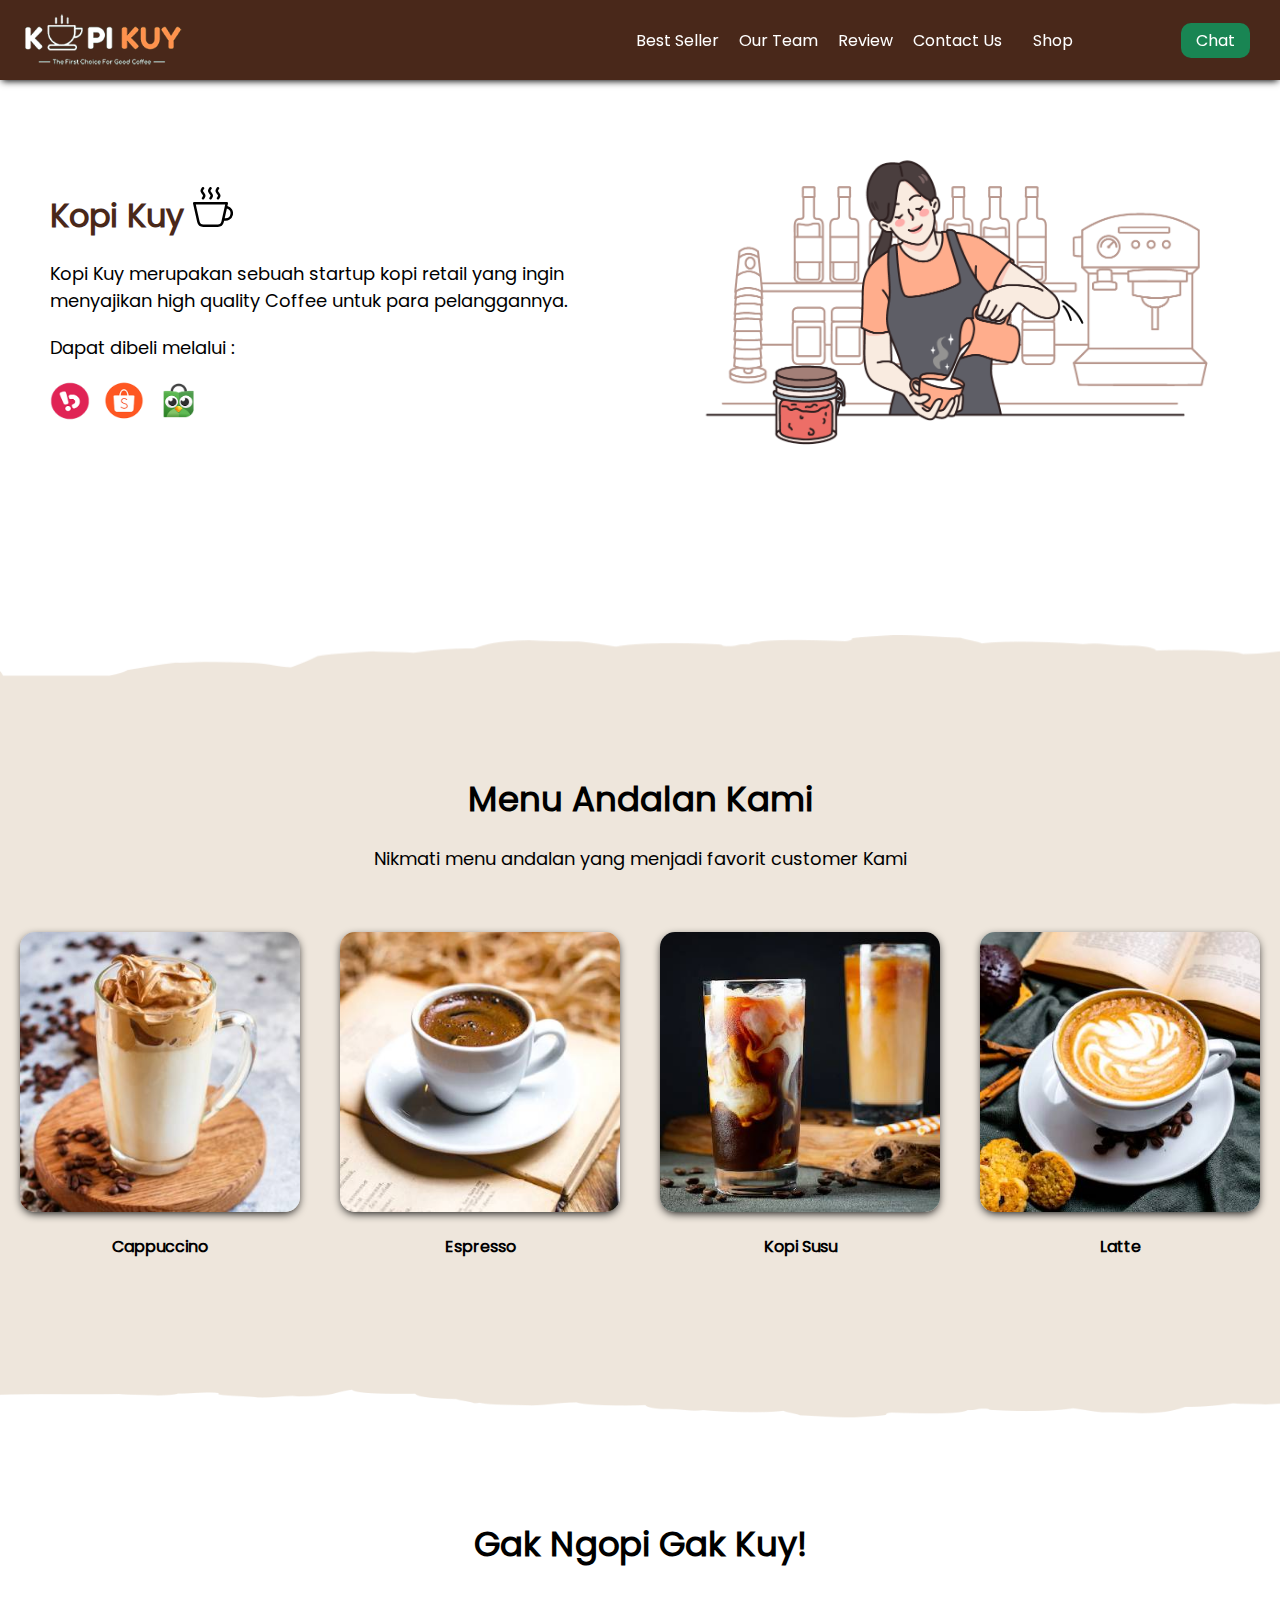
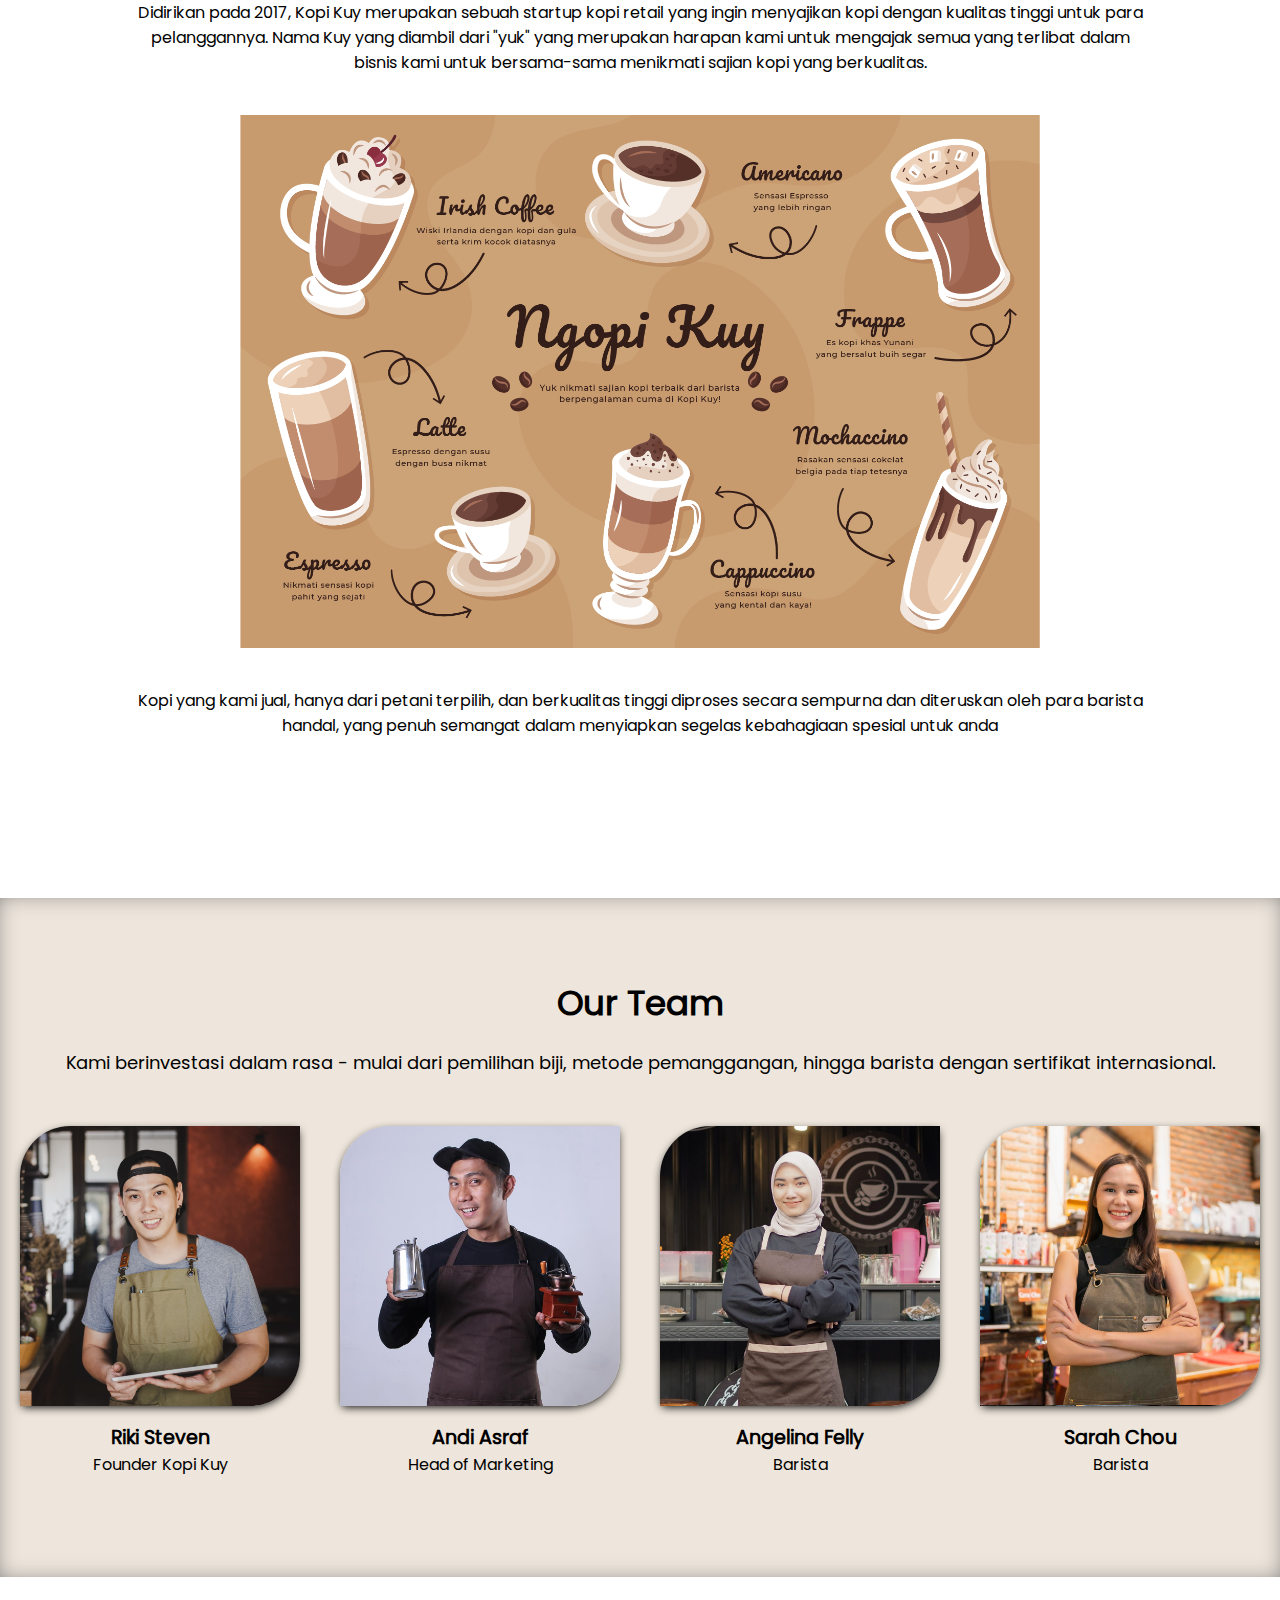
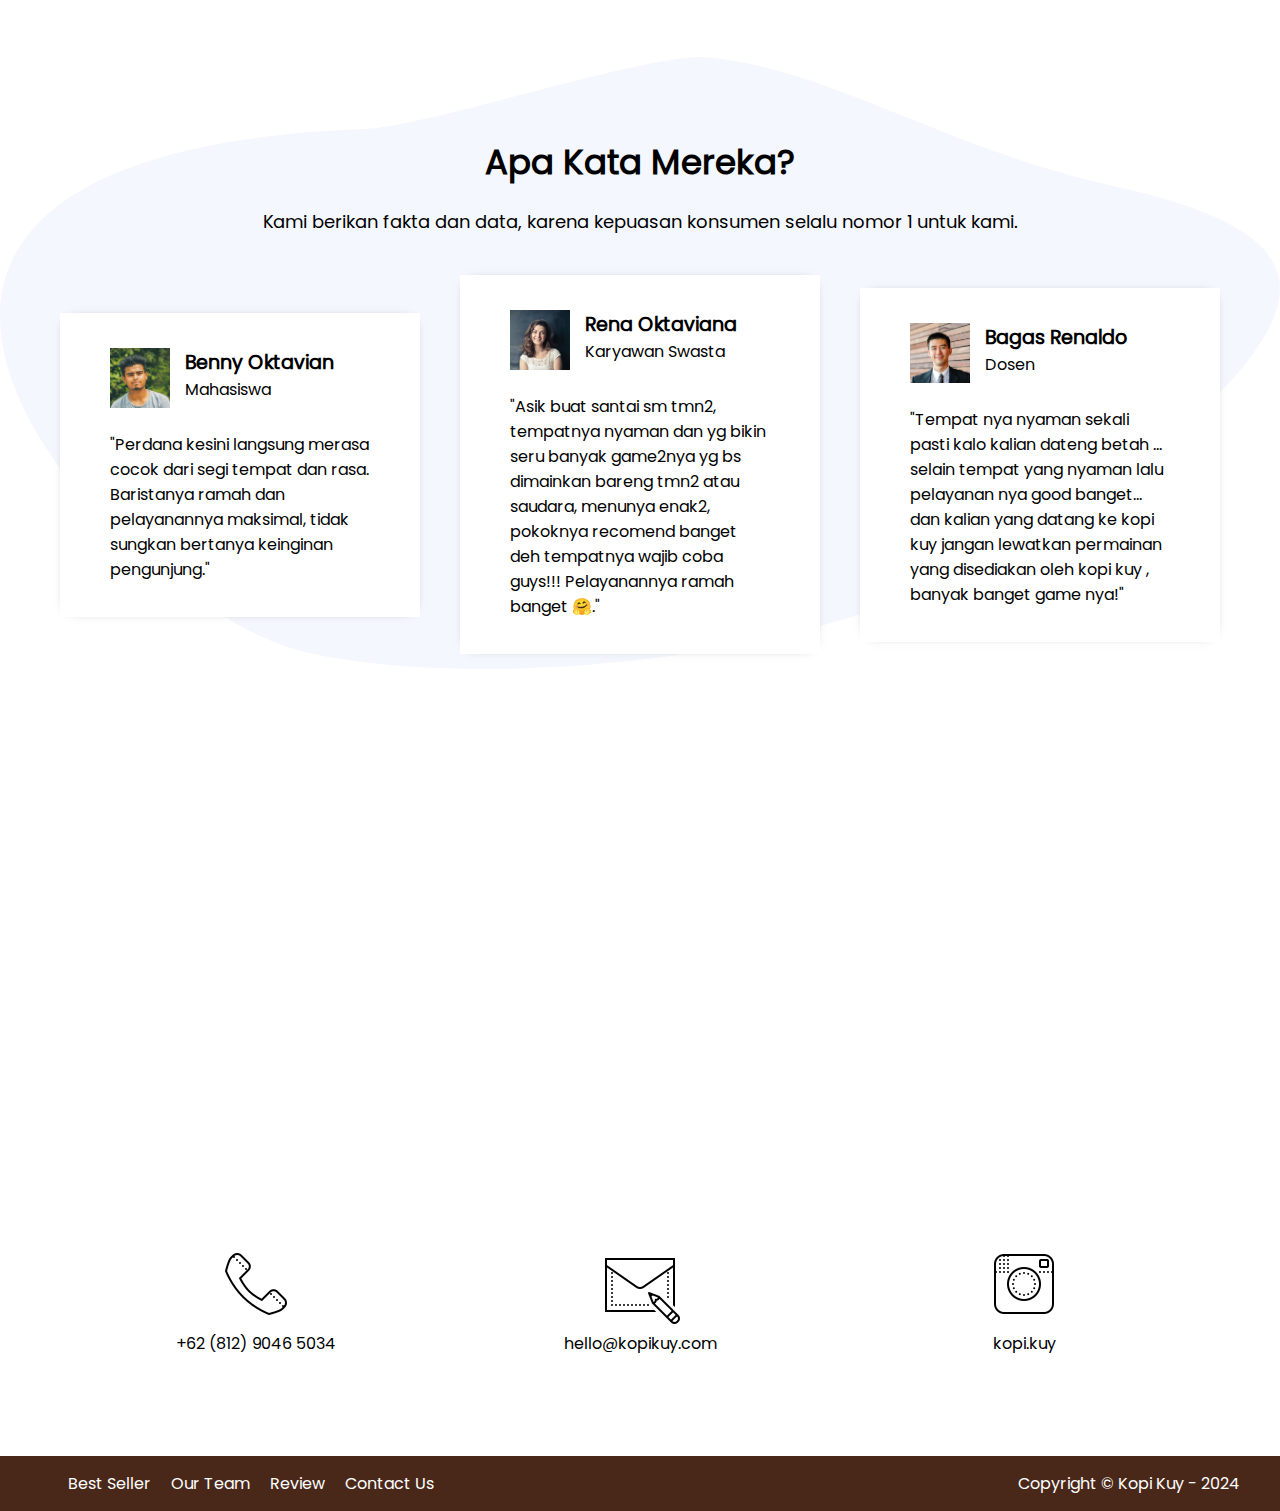
<file: index.html>
<!DOCTYPE html>
<html lang="id">

<head>
    <meta charset="UTF-8">
    <meta http-equiv="X-UA-Compatible" content="IE=edge">
    <meta name="viewport" content="width=device-width, initial-scale=1.0">
    <link rel="shortcut icon" href="images/favicon.ico" type="image/x-icon">
    <title>Welcome - Kopi Kuy</title>
    <link rel="stylesheet" href="css/style.css">
</head>

<body>
    <nav>
        <img class="logo" src="images/logo/logo_kuy.png">
        <div class="navigasi">
            <a href="#best-seller">Best Seller</a>
            <a href="#our-team">Our Team</a>
            <a href="#review">Review</a>
            <a href="#contact-us">Contact Us</a>
        </div>
        <a class="shop" href="produk.html">Shop</a>
        <a class="chat" href="https://wa.me/+6289651844787" target="_blank">Chat</a>
    </nav>

    <header>
        <div class="kiri">
            <h1>
                Kopi Kuy <img src="images/icon/icon_kopi.svg" alt="">
            </h1>
            <p>Kopi Kuy merupakan sebuah startup kopi retail yang ingin menyajikan high quality Coffee untuk para pelanggannya.</p>
            <p>Dapat dibeli melalui :</p>
            <div class="olshop">
                <img src="images/logo/logo_bukalapak.png" alt="">
                <img src="images/logo/logo_shopee.png" alt="">
                <img src="images/logo/logo_tokopedia.png" alt="">
            </div>
        </div>
        <div class="kanan">
            <img src="images/header/header1.png" alt="">
        </div>
    </header>
    
    <main>
        <section class="best-seller" id="best-seller">
            <h2>Menu Andalan Kami</h2>
            <p>Nikmati menu andalan yang menjadi favorit customer Kami</p>
            <div class="produk">
                <img src="images/produk/product_capuchino.jpg" alt="">
                <p>Cappuccino</p>
            </div>
            <div class="produk">
                <img src="images/produk/product_espresso.jpg" alt="">
                <p>Espresso</p>
            </div>
            <div class="produk">
                <img src="images/produk/product_kopi_susu.jpg" alt="">
                <p>Kopi Susu</p>
            </div>
            <div class="produk">
                <img src="images/produk/product_latte.jpg" alt="">
                <p>Latte</p>
            </div>
        </section>
        
        <section class="about-us" id="about-us">
            <h2>Gak Ngopi Gak Kuy!</h2>
            <p>Didirikan pada 2017, Kopi Kuy merupakan sebuah startup kopi retail
            yang ingin menyajikan kopi dengan kualitas tinggi untuk para pelanggannya.
            Nama Kuy yang diambil dari "yuk" yang merupakan harapan kami untuk mengajak semua
            yang terlibat dalam bisnis kami untuk bersama-sama menikmati sajian kopi yang berkualitas.</p>
            <img src="images/about-us/aset_kopi_jumbo.png" alt="">
            <p>Kopi yang kami jual, hanya dari petani terpilih, dan berkualitas tinggi diproses
            secara sempurna dan diteruskan oleh para barista handal, yang penuh semangat
            dalam menyiapkan segelas kebahagiaan spesial untuk anda</p>
        </section>
        
        <section class="our-team" id="our-team">
            <h2>Our Team</h2>
            <p>Kami berinvestasi dalam rasa - mulai dari pemilihan biji, metode pemanggangan,
            hingga barista dengan sertifikat internasional.</p>
            <div class="team">
                <img src="images/team/team1.jpg" alt="">
                <h3>Riki Steven</h3>
                <p>Founder Kopi Kuy</p>
            </div>
            <div class="team">
                <img src="images/team/team2.jpg" alt="">
                <h3>Andi Asraf</h3>
                <p>Head of Marketing</p>
            </div>
            <div class="team">
                <img src="images/team/team3.jpg" alt="">
                <h3>Angelina Felly</h3>
                <p>Barista</p>
            </div>
            <div class="team">
                <img src="images/team/team4.jpg" alt="">
                <h3>Sarah Chou</h3>
                <p>Barista</p>
            </div>
        </section>

        <section class="review" id="review">
            <h2>Apa Kata Mereka?</h2>
            <p>Kami berikan fakta dan data, karena kepuasan konsumen selalu nomor 1 untuk kami.</p>
            <div class="testimoni">
                <img src="images/customer/customer1.jpg" alt="">
                <div class="profile">
                    <h3>Benny Oktavian</h3>
                    <p>Mahasiswa</p>
                </div>
                <p>"Perdana kesini langsung merasa cocok dari segi tempat dan rasa.
                Baristanya ramah dan pelayanannya maksimal, tidak sungkan bertanya keinginan pengunjung."</p>
            </div>
            <div class="testimoni">
                <img src="images/customer/customer2.jpg" alt="">
                <div class="profile">
                    <h3>Rena Oktaviana</h3>
                    <p>Karyawan Swasta</p>
                </div>
                <p>"Asik buat santai sm tmn2, tempatnya nyaman dan yg bikin seru banyak game2nya
                yg bs dimainkan bareng tmn2 atau saudara, menunya enak2, pokoknya recomend
                banget deh tempatnya wajib coba guys!!! Pelayanannya ramah banget 🤗."</p>
            </div>
            <div class="testimoni">
                <img src="images/customer/customer3.jpg" alt="">
                <div class="profile">
                    <h3>Bagas Renaldo</h3>
                    <p>Dosen</p>
                </div>
                <p>"Tempat nya nyaman sekali pasti kalo kalian dateng betah ...
                selain tempat yang nyaman lalu pelayanan nya good banget...
                dan kalian yang datang ke kopi kuy jangan lewatkan permainan yang disediakan
                oleh kopi kuy , banyak banget game nya!"</p>
            </div>
        </section>

        <section class="contact-us" id="contact-us">
            <iframe
                src="https://www.google.com/maps/embed?pb=!1m14!1m8!1m3!1d7932.741866032694!2d106.668581!3d-6.214715!3m2!1i1024!2i768!4f13.1!3m3!1m2!1s0x2e69f9912c7f297b%3A0xe5a3a671dae861ab!2sKopi%20kuy!5e0!3m2!1sid!2sid!4v1680617229460!5m2!1sid!2sid"
                allowfullscreen="" loading="lazy" referrerpolicy="no-referrer-when-downgrade">
            </iframe>
            <div class="kontak">
                <img src="images/icon/icon_phone.png" alt="">
                <p>+62 (812) 9046 5034</p>
            </div>
            <div class="kontak">
                <img src="images/icon/icon_mail.png" alt="">
                <p>hello@kopikuy.com</p>
            </div>
            <div class="kontak">
                <img src="images/icon/icon_instagram.png" alt="">
                <p>kopi.kuy</p>
            </div>
        </section>
    </main>

    <footer>
        <div class="navigasi">
            <a href="#best-seller">Best Seller</a>
            <a href="#our-team">Our Team</a>
            <a href="#review">Review</a>
            <a href="#contact-us">Contact Us</a>
        </div>
        <p>Copyright &copy; Kopi Kuy - 2024</p>
    </footer>
</body>

</html>
</file>
<file: css/style.css>
/* Kode * di bawah ini untuk mereset tampilan setiap web browser supaya seragam */

* {
   box-sizing: border-box;
   margin: 0;
   padding: 0;
}

html {
   /* scroll-behavior: smooth agar scroll ketika klik pada navigasi menjadi halus */
   scroll-behavior: smooth;
}

/* 
Kode di bawah ini untuk mengatur nav sampai footer agar memiliki tampilan flexibel
selengkapnya akan di bahas di hari ke 3
*/

nav,
header,
section,
footer {
   /* 
      display: flex memiliki pengaturan yang dapat mengatur agar elemen
      di dalamnya memiliki ukuran yang fleksibel
      digunakan saat ada elemen yang isinya lebih dari satu kolom
   */
   display: flex;
   /* 
      align-items: center mengatur elemen di dalamnya rata tengah vertikal
   */
   align-items: center;

   /* 
      justify-content: center mengatur elemen di dalamnya rata tengah horizontal
   */
   justify-content: center;

   /* 
      flex-wrap: wrap mengatur agar jika lebar elemen berlebih, maka elemen
      akan otomatis diletakan di baris baru (tidak dipaksakan di satu baris)
   */
   flex-wrap: wrap;
}



/* 
Kode @font-face untuk menginstall font ke dalam Website 
src adalah untuk lokasi fontnya, font dapat di cari di website https://fonts.google.com/
dengan memberi nama family, maka kita mendaftarkan font tersebut ke dalam website
*/

@font-face {
   src: url(../fonts/poppins.woff2);
   font-family: 'Poppins';
}

body {
   /* 
   mendaftarkan semua teks pada body menjadi family Poppins 
   kenapa pada body? karena elemen body membungkus semua elemen dari nav section sampai footer
   */
   font-family: 'Poppins';
}

/*
Misalnya ada font dari google yang bernama Irish Grover yang berada di:
https://fonts.gstatic.com/s/irishgrover/v23/buExpoi6YtLz2QW7LA4flVgv__RP.woff2

maka bisa coba copy kode berikut untuk menginstall font tadi:

@font-face {
  font-family: 'Irish Grover';
  font-style: normal;
  font-weight: 400;
  src: url(https://fonts.gstatic.com/s/irishgrover/v23/buExpoi6YtLz2QW7LA4flVgv__RP.woff2) format('woff2');
}

Jika kode di atas sudah di copy
Nanti pada element yang ingin menggunakan font Irish Grover Tadi, tinggal diganti font-familynya
misal mau mengganti h1 dan h2 maka kodenya sebagai berikut:

h1,h2 {
   font-family: 'Irish Grover';
}

*/


a {
   /* menghilangkan garis bawah pada link */
   text-decoration: none;

   /* 
   color: adalah untuk mengganti warna tulisan.
   color:unset digunakan pada a untuk menghilangkan warna bawaan pada link (biasanya warna biru) 
   */
   color: unset;
}

h2 {
   /* mengatur ukuran huruf ke 34 pixel */
   font-size: 34px;
}

h3 {
   /* mengatur ukuran huruf ke 1.2rem */
   font-size: 1.2rem;
}

h1,
h2,
h3 {
   /* mengatur tebal huruf bisa bold, normal*/
   font-weight: bold;
}

img {
   /* 
      kode max-width artinya lebar maksimal
      mengatur agar semua elemen img memiliki lebar maksimal 100% agar
      besar gambar tidak melebihi layar ataupun elemen pembungkus
   */
   max-width: 100%;
}

/* Navigasi */

nav {
   /* 
   background-color mengatur warna latar belakang 
   untuk pengguna hp, pergantian warna tidak bisa seperti vs code
   hanya dapat menggunakan warna bahasa inggris seperti: red, green, brown, purple dsb
   untuk pengguna vscode silahkan arahkan mouse ke kotak warna di bawah
   untuk mengganti warna sesuai keinginan
   */
   background-color: #49281A;

   /* box-shadow membuat efek bayangan */
   box-shadow: 0 3px 7px -2px #000;

   /* width mengatur lebar elemen. 100% agar lebarnya full dari kiri sampai kanan layar */
   width: 100%;

   /* 
   padding digunakan untuk memberi jarak ke dalam. 
   efeknya bila digunakan pada elemen yang memiliki warna latar akan membuat elemen tersebut 'gemuk'
   padding-top artinya jarak ke atas, nilai padding dapat berupa
   padding-top, padding-bottom, padding-left, padding-right
   */
   padding-top: 10px;
   padding-bottom: 10px;

   /* 
   position mengatur posisi elemen, position:fixed supaya elemen nav akan ikut menempel di atas layar
   saat kita scroll ke bawah. Jika ingin navigasi gak nempel, bisa menggunakan position:static;
   */
   position: fixed;

   /* Nilai z-index semakin besar, maka elemen akan semakin di depan */
   z-index: 500;
}

img.logo {
   /* height mengatur tinggi elemen */
   height: 60px;
   /* penjelasan margin mirip dengan padding, fungsinya untuk memberi jarak pada elemen */
   margin-left: 20px;
}

div.navigasi {
   margin-left: auto;
   margin-right: 15px;
}

nav a {
   color: #fff;
   padding-left: 8px;
   padding-right: 8px;
}

a.shop {
   margin-right: 100px;
}

a.chat {
   margin-right: 30px;
   background-color: #198553;
   color: #fff;
   padding-top: 5px;
   padding-right: 15px;
   padding-bottom: 5px;
   padding-left: 15px;
   border-radius: 10px;
}


/* 
   PERHATIKAN bahwa dalam mengatur elemen, nama elemen langsung ditulis
   sedangkan untuk mengatur class, dibutuhkan tanda titik (.) terlebih dulu
   img {} berarti seluruh elemen dengan tag img (<img src="....">), 
   sedangkan .img artinya hanya elemen dengan class img (<img class="img" src="...">) 
*/


/* HEADER */


header,
section {
   /*
    padding mengatur jarak ke dalam
    pada padding dan margin ditambahkan top / right / bottom / top 
    untuk mengatur jarak masing-masing 
   */
   padding-top: 80px;
   padding-bottom: 80px;

   /* margin mengatur jarak ke luar */
   margin-bottom: 80px;
}

/* penulisan CSS dapat digabung dengan beberapa elemen */
header div.kiri,
header div.kanan {
   /* width mengatur lebar elemen. 50% artinya setengah ukuran elemen pembungkus */
   width: 50%;
   padding: 50px;
}

header h1 {
   margin-bottom: 20px;
   color: #49281A;
}

header p {
   /* font-size digunakan untuk mengatur ukuran huruf */
   font-size: 18px;
   margin-bottom: 20px;
}

div.olshop img {
   width: 40px;
   /* aspect-ratio:1 agar tinggi menyesuaikan width */
   aspect-ratio: 1;
   margin-right: 10px;
}

/* Best Seller */

section.best-seller {
   position: relative;

   /* background-color mengatur warna latar belakang elemen */
   background-color: #EEE6DC;

   /* text-align mengatur rata tulisan, bisa bernilai: left, right, center, justify */
   text-align: center;
}

/* 
terkait position, after, dan before memerlukan pemahaman mendalam
terkait layout pada CSS untuk dapat memahami secara penuh 
*/

section.best-seller::before,
section.best-seller::after {
   position: absolute;
   content: "";
   width: 100%;
   height: 76px;

   /* background-image untuk menambahkan gambar sebagai background */
   background-image: url(../images/background/garis-atas.png);

   /*background-size agar gambar latar menyesuaikan tinggi / lebar elemen */
   background-size: cover;

   top: -60px;
   left: 0;
}

section.best-seller::after {
   height: 60px;
   background-image: url(../images/background/garis-bawah.png);
   top: unset;
   bottom: -60px;
}

section.best-seller h2 {
   margin-bottom: 20px;
   width: 100%;
}

/* 
Penulisan section.best-seller > p berarti mengatur elemen p yang langsung
di bungkus oleh elemen <section class="best-seller">
aturan ini tidak berlaku untuk elemen <p> yang ada di dalam <div class="produk">
*/

section.best-seller>p {
   font-size: 18px;
   margin-bottom: 40px;
   width: 100%;
}

div.produk {
   /* 
      Penulisan padding dan margin seperti padding:20px ini penulisan singkat 
      yang berarti top, right, bottom, left nilainya sama, yaitu 20px 
   */
   padding: 20px;
   width: 25%;
}

div.produk img {
   /* transition membuat animasi transisi dari perubahan style, 0.3s berarti 0.3 detik */
   transition: all 0.3s ease;

   /* border-radius  Membuat sudut membulat */
   border-radius: 15px;

   /* box-shadow membuat efek bayangan */
   box-shadow: 0 3px 10px -2px #000;
}

/*

kode div.produk img:hover akan dijalankan saat mouse ada di atas elemen <img> yang ada
di dalam <div class="produk"> 
karena ada efek transition pada div.produk img 
maka akan menghasilkan efek animasi yang smooth

*/
div.produk img:hover {

   /* membuat transformasi, bisa berupa scale(1.05), rotate(180deg), translateY(-50px), dsb */
   transform: scale(0.9);
   border-radius: 10px;
}

div.produk p {
   margin-top: 15px;
   font-weight: bold;
}



/* About US */

section.about-us {
   /* max-width: 80%; mengatur lebar maksimal elemen tidak boleh melebihi 80% layar */
   max-width: 80%;

   /* margin-left dan margin-right auto akan membuat posisi elemen berada di tengah */
   margin-left: auto;
   margin-right: auto;
   text-align: center;
}

section.about-us h2 {
   margin-bottom: 30px;
   width: 100%;
}

section.about-us img {
   /* 
      Penulisan width: 800px dan max-width: 100% mengatur agar
      elemen memiliki lebar 800px namun tidak boleh melebihi 100% ukuran layar
   */
   transition: all 0.3s ease;
   width: 800px;
   max-width: 100%;
   margin: auto;
}

section.about-us img:hover {
   transform: scale(1.1);
}

/*
section.about-us p:nth-child(2) berarti mengatur elemen ke 2 dengan jenis <p>
yang ada di dalam <section class="about-us">
*/

section.about-us p:nth-child(2) {
   margin-bottom: 40px;
}

section.about-us p:nth-child(4) {
   margin-top: 40px;
}


/* OUR TEAM */

section.our-team {
   background-color: #EEE6DC;
   box-shadow: inset 0px 0px 23px -6px #707070;
   text-align: center;
}

section.our-team h2 {
   margin-bottom: 20px;
   width: 100%;
}

section.our-team>p {
   margin-bottom: 30px;
   font-size: 18px;
   width: 800px;
   max-width: 90%;
   margin-left: auto;
   margin-right: auto;
   width: 100%;
}

div.team {
   width: 25%;
   padding: 20px;
}

div.team img {
   transition: all 0.3s ease;
   width: 100%;
   aspect-ratio: 1/1;
   object-fit: cover;
   box-shadow: 0 3px 10px -2px #000;
   border-radius: 50px 0px 50px 0px;
   margin-bottom: 10px;
}

div.team img:hover {
   transform: scale(0.9);
}


/* REVIEW */

section.review {
   background-image: url(../images/background/bg-review.svg);
   /* 
      background-size: contain;
      membuat gambar latar belakang tidak terpotong
   */
   background-size: contain;

   /* 
      background-repeat: no-repeat;
      membuat gambar latar belakang tidak diulang (duplikat)
   */
   background-repeat: no-repeat;
   padding-left: 40px;
   padding-right: 40px;
   justify-content: space-around;
   /* align-items: stretch; membuat tinggi elemen di dalam .review .baris seragam */
   text-align: center;
}

section.review h2 {
   margin-bottom: 20px;
   width: 100%;
}

section.review>p {
   margin-bottom: 40px;
   font-size: 18px;
   width: 100%;
}

div.testimoni {
   width: 30%;
   display: flex;
   flex-wrap: wrap;
   padding: 35px 50px;
   box-shadow: 0px 0px 12px -10px #000;
   background-color: #fff;
}

div.testimoni img {
   width: 60px;
   height: 60px;
   margin-right: 15px;
   object-fit: cover;
}

div.profile {
   text-align: left;
   display: block;
   margin-bottom: 30px;
   width: calc(100% - 75px);
}

div.profile p {
   width: 100%;
   text-align: left;
}

div.testimoni>p {
   width: 100%;
   text-align: left;
}

*[data-from="tmp"]>* {
   position: relative;
}

*[data-from="tmp"]>*:nth-child(1):before {
   position: absolute;
   color: red;
   bottom: 40px;
   content: "prakerja";
   font-size: 13px;
   z-index: 10;
   text-decoration: line-through;
}

/* CONTACT US */
section.contact-us {
   margin-bottom: 20px;
}

section.contact-us iframe {
   width: 100%;
   height: 300px;
   border: 0;
}

div.kontak {
   width: 30%;
   /* color mengatur warna tulisan
   color: green; */
   text-align: center;
   margin-top: 50px;
}


/* FOOTER */

footer {
   background-color: #49281A;
   padding-top: 15px;
   padding-bottom: 15px;
   color: #fff;
   padding-right: 40px;
   padding-left: 40px;
}

footer div.navigasi {
   margin-left: 20px;
   margin-right: auto;
}

footer div.navigasi a {
   padding: 8px;
}


/* UNTUK kode RESPONSIF hari ke 3 tulis DI BAWAH sini */

@media (max-width:600px) {

   div.navigasi {
      display: none;
   }

   a.shop {
      margin-right: 20px;
      margin-left: auto;
   }

   img.logo {
      height: 40px;
   }

   header div.kiri,
   header div.kanan {
      width: 100%;
      padding: 30px;
      text-align: center;
   }

   div.produk,
   div.team,
   div.kontak {
      width: 50%;
   }

   div.testimoni {
      width: 100%;
      padding: 42px 16px;
      margin-bottom: 28px;
   }

   div.testimoni>p {
      text-align: center;
   }

   /*Akhir media query*/
}

/* Kode CSS Selesai di sini */
</file>
